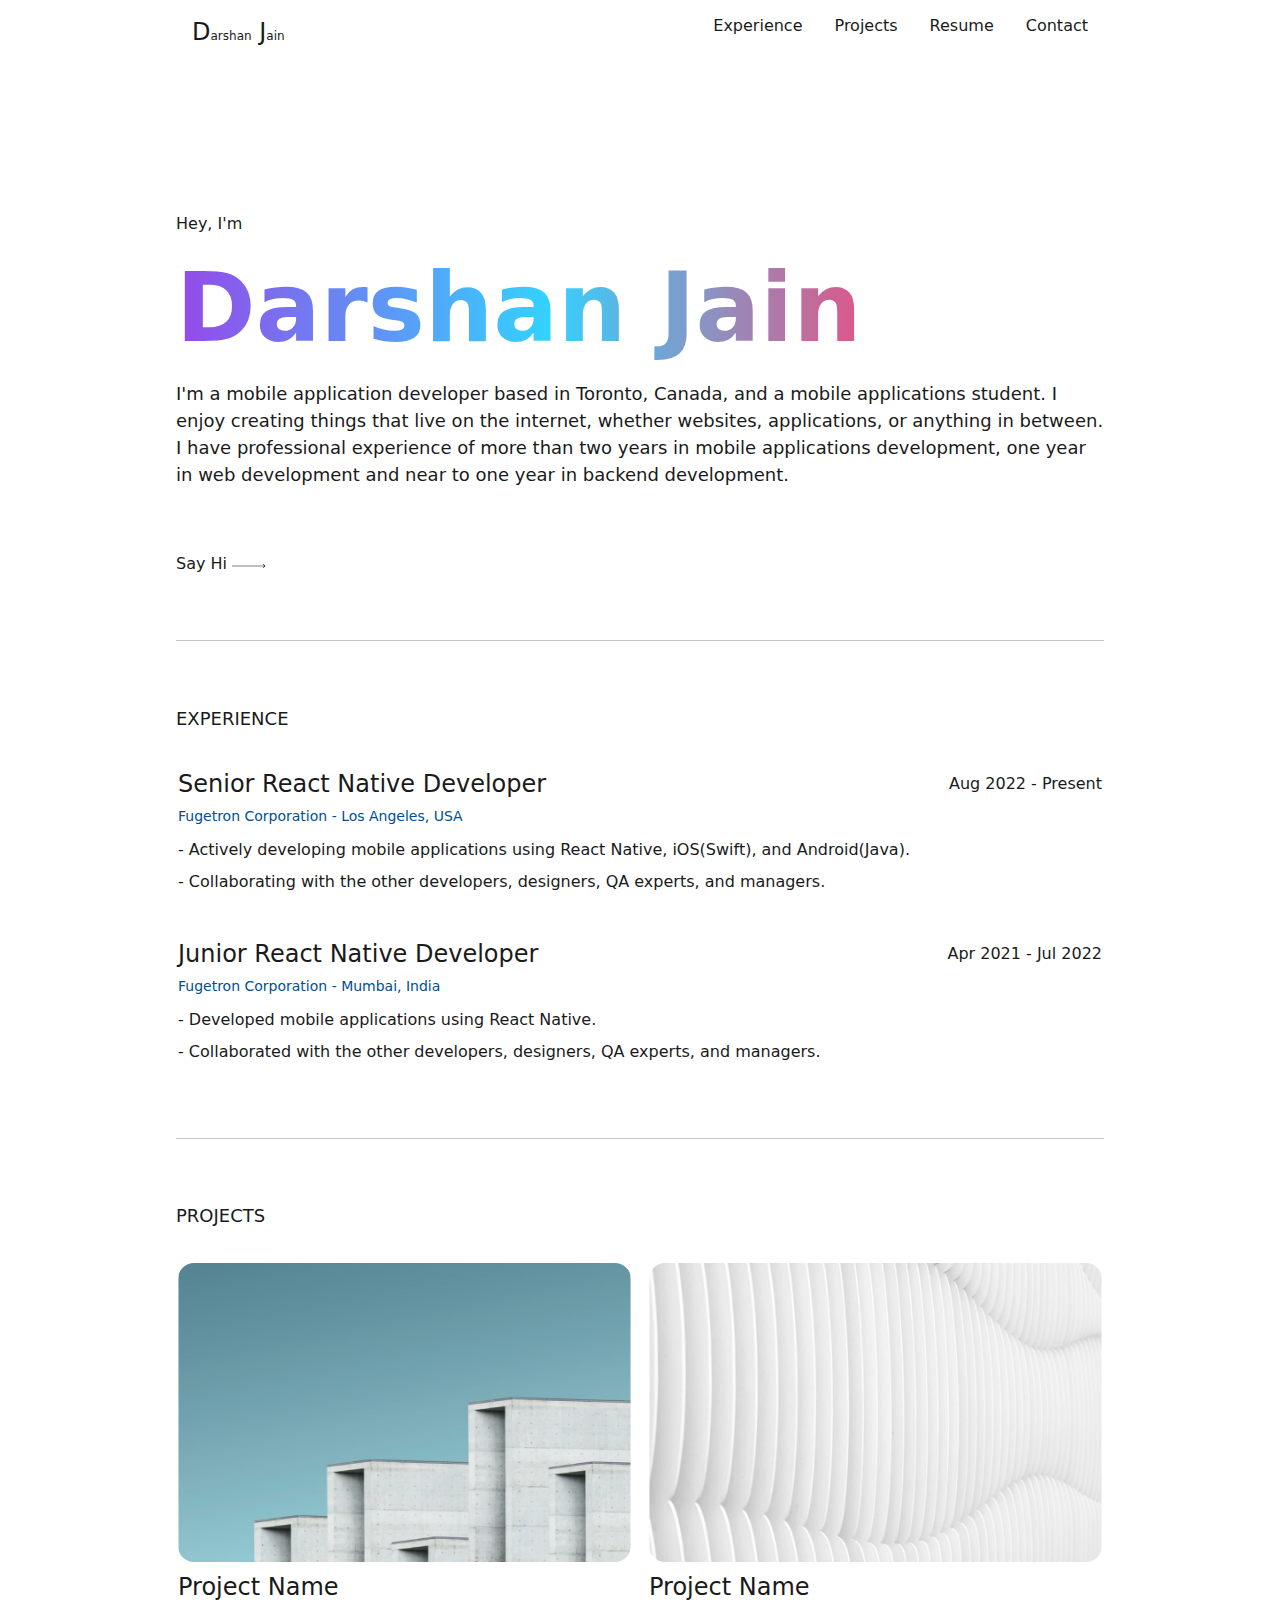
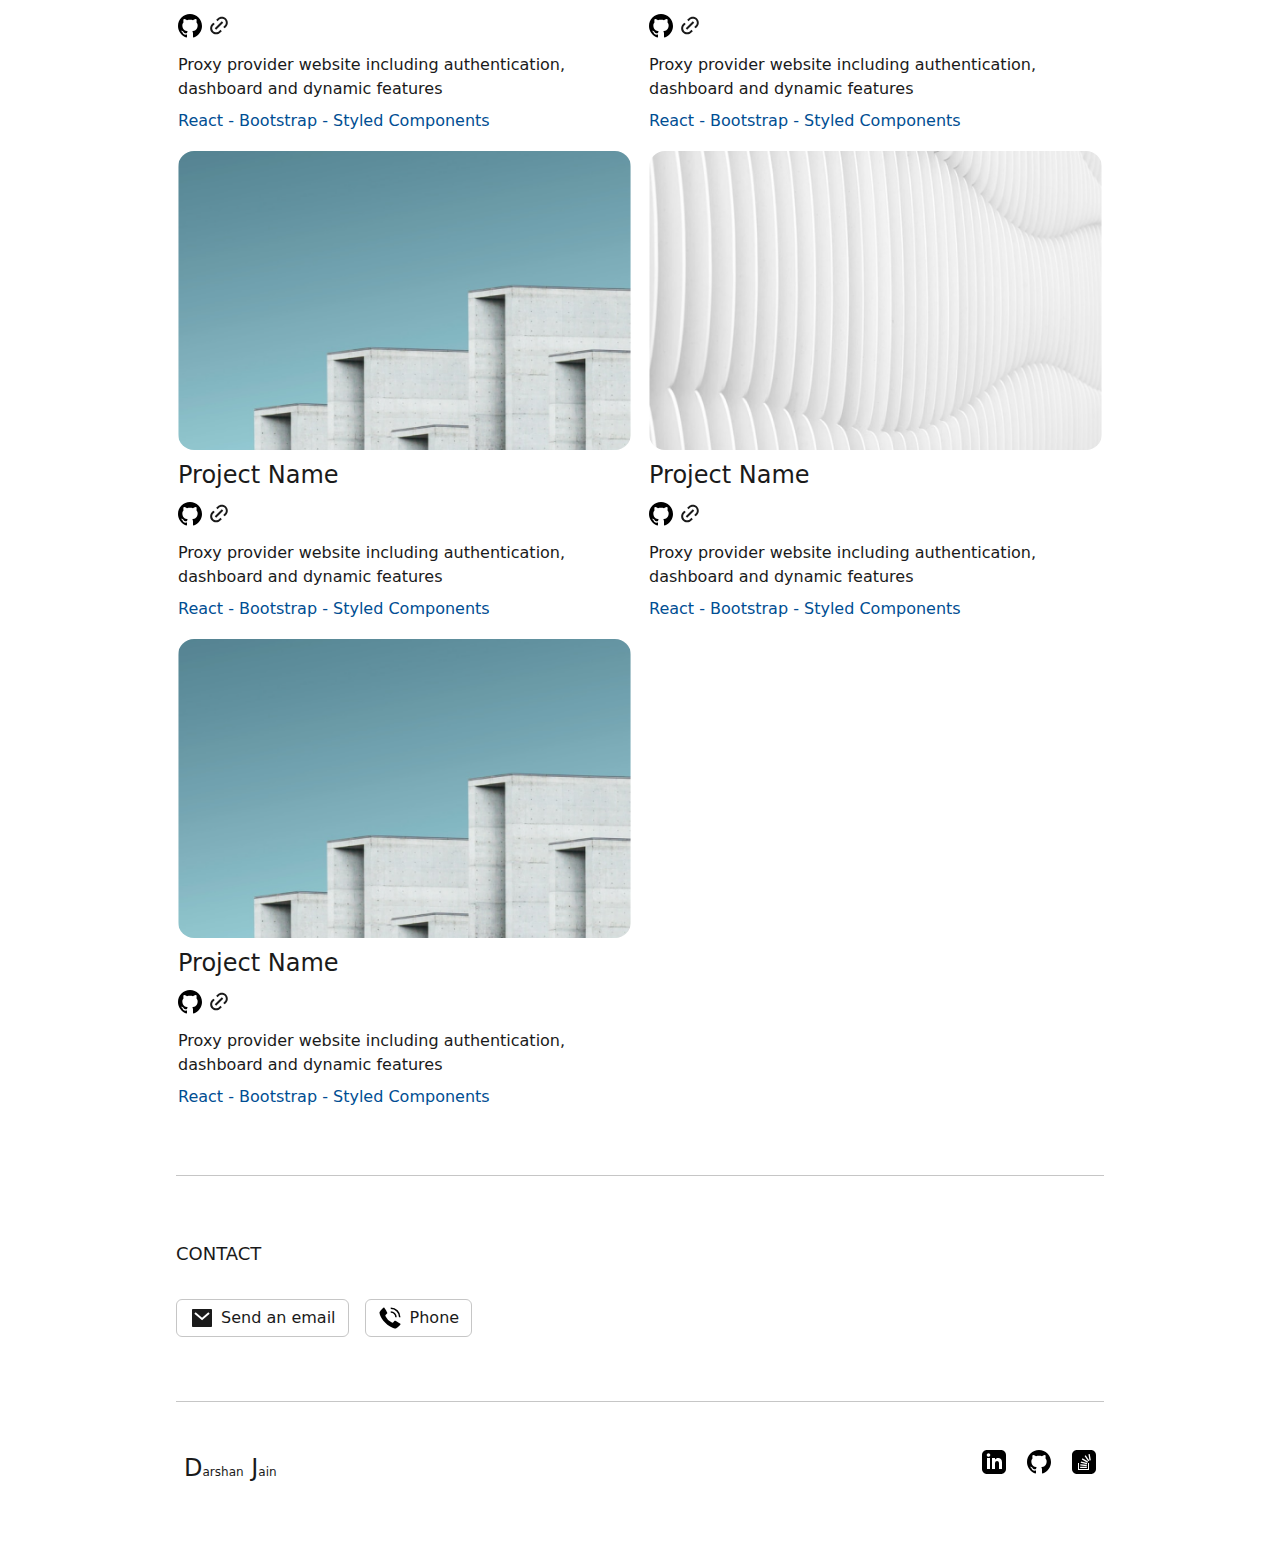
<file: index.html>
<!DOCTYPE html>
<html lang="en">
	<head>
		<meta charset="UTF-8" />
		<meta http-equiv="X-UA-Compatible" content="IE=edge" />
		<meta name="viewport" content="width=device-width, initial-scale=1.0" />
		<title>Home</title>

		<link rel="stylesheet" href="index.css" />
	</head>
	<body onload="activateNavLink()">
		<!-- navbar -->
		<div data-include="header"></div>

		<div class="container">
			<div class="row">
				<div class="col-12 banner">
					<p>Hey, I'm</p>
					<h2 class="name"><span>Darshan Jain</span></h2>
					<p class="description">
						I'm a mobile application developer based in Toronto, Canada, and a mobile applications student.
						I enjoy creating things that live on the internet, whether websites, applications, or anything
						in between. I have professional experience of more than two years in mobile applications
						development, one year in web development and near to one year in backend development.
					</p>
					<a class="btn say-hi" href="#contact">
						Say Hi
						<svg width="34" height="6" viewBox="0 0 34 6" fill="#000" xmlns="http://www.w3.org/2000/svg">
							<path
								d="M33.2121 3.21213C33.3293 3.09497 33.3293 2.90503 33.2121 2.78787L31.3029 0.87868C31.1858 0.761522 30.9958 0.761522 30.8787 0.87868C30.7615 0.995837 30.7615 1.18579 30.8787 1.30294L32.5757 3L30.8787 4.69706C30.7615 4.81421 30.7615 5.00416 30.8787 5.12132C30.9958 5.23848 31.1858 5.23848 31.3029 5.12132L33.2121 3.21213ZM0 3.3H33V2.7H0V3.3Z"
								fill="#000"
							/>
						</svg>
					</a>
				</div>
			</div>
			<div class="row">
				<div class="col-12 divider"></div>
			</div>
			<div class="row" id="experience">
				<div class="col-12 section">
					<h4 class="section-heading">Experience</h4>
					<table class="experience">
						<!-- Experience 1 -->
						<tr class="new-experience">
							<td><h5 class="role">Senior React Native Developer</h5></td>
							<td class="years"><span>Aug 2022 - Present</span></td>
						</tr>
						<tr>
							<td colspan="2"><span class="company">Fugetron Corporation - Los Angeles, USA</span></td>
						</tr>
						<tr>
							<td colspan="2">
								<ul class="dashed activities">
									<li>
										Actively developing mobile applications using React Native, iOS(Swift), and
										Android(Java).
									</li>
									<li>
										Collaborating with the other developers, designers, QA experts, and managers.
									</li>
								</ul>
							</td>
						</tr>
						<!-- Experience 2 -->
						<tr class="new-experience">
							<td><h5 class="role">Junior React Native Developer</h5></td>
							<td class="years"><span>Apr 2021 - Jul 2022</span></td>
						</tr>
						<tr>
							<td colspan="2"><span class="company">Fugetron Corporation - Mumbai, India</span></td>
						</tr>
						<tr>
							<td colspan="2">
								<ul class="dashed activities">
									<li>Developed mobile applications using React Native.</li>
									<li>
										Collaborated with the other developers, designers, QA experts, and managers.
									</li>
								</ul>
							</td>
						</tr>
					</table>
				</div>
			</div>
			<div class="row">
				<div class="col-12 divider"></div>
			</div>
			<div class="row" id="projects">
				<div class="col-12 section">
					<h4 class="section-heading">Projects</h4>
					<table class="projects">
						<tr>
							<td>
								<img src="/media/images/Cold Breeze.png" />

								<h5 class="project-name">Project Name</h5>
								<ul class="extras">
									<li data-include="github"></li>
									<li data-include="attach"></li>
								</ul>
								<p>Proxy provider website including authentication, dashboard and dynamic features</p>
								<ul class="tech dashed">
									<li>React</li>
									<li>Bootstrap</li>
									<li>Styled Components</li>
								</ul>
							</td>
							<td>
								<img src="/media/images/Earth.png" />

								<h5 class="project-name">Project Name</h5>
								<ul class="extras">
									<li data-include="github"></li>
									<li data-include="attach"></li>
								</ul>
								<p>Proxy provider website including authentication, dashboard and dynamic features</p>
								<ul class="tech dashed">
									<li>React</li>
									<li>Bootstrap</li>
									<li>Styled Components</li>
								</ul>
							</td>
						</tr>
						<tr>
							<td>
								<img src="/media/images/Cold Breeze.png" />

								<h5 class="project-name">Project Name</h5>
								<ul class="extras">
									<li data-include="github"></li>
									<li data-include="attach"></li>
								</ul>
								<p>Proxy provider website including authentication, dashboard and dynamic features</p>
								<ul class="tech dashed">
									<li>React</li>
									<li>Bootstrap</li>
									<li>Styled Components</li>
								</ul>
							</td>
							<td>
								<img src="/media/images/Earth.png" />

								<h5 class="project-name">Project Name</h5>
								<ul class="extras">
									<li data-include="github"></li>
									<li data-include="attach"></li>
								</ul>
								<p>Proxy provider website including authentication, dashboard and dynamic features</p>
								<ul class="tech dashed">
									<li>React</li>
									<li>Bootstrap</li>
									<li>Styled Components</li>
								</ul>
							</td>
						</tr>
						<tr>
							<td>
								<img src="/media/images/Cold Breeze.png" />

								<h5 class="project-name">Project Name</h5>
								<ul class="extras">
									<li data-include="github"></li>
									<li data-include="attach"></li>
								</ul>
								<p>Proxy provider website including authentication, dashboard and dynamic features</p>
								<ul class="tech dashed">
									<li>React</li>
									<li>Bootstrap</li>
									<li>Styled Components</li>
								</ul>
							</td>
						</tr>
					</table>
				</div>
			</div>
			<div class="row">
				<div class="col-12 divider"></div>
			</div>
			<div class="row" id="contact">
				<div class="col-12 section">
					<h4 class="section-heading">Contact</h4>
					<div class="contact-option-section">
						<a class="btn contact-option" href="mailto:djainj86@gmail.com">
							<svg
								width="24"
								height="24"
								viewBox="0 0 24 24"
								fill="none"
								xmlns="http://www.w3.org/2000/svg"
							>
								<g clip-path="url(#clip0_276_687)">
									<path
										d="M4 3H22C22.2652 3 22.5196 3.10536 22.7071 3.29289C22.8946 3.48043 23 3.73478 23 4V20C23 20.2652 22.8946 20.5196 22.7071 20.7071C22.5196 20.8946 22.2652 21 22 21H4C3.73478 21 3.48043 20.8946 3.29289 20.7071C3.10536 20.5196 3 20.2652 3 20V4C3 3.73478 3.10536 3.48043 3.29289 3.29289C3.48043 3.10536 3.73478 3 4 3ZM13.06 11.683L6.648 6.238L5.353 7.762L13.073 14.317L20.654 7.757L19.346 6.244L13.061 11.683H13.06Z"
										fill="#1A1A1A"
									/>
								</g>
								<defs>
									<clipPath id="clip0_276_687">
										<rect width="24" height="24" fill="white" />
									</clipPath>
								</defs>
							</svg>
							Send an email
						</a>
						<a class="btn contact-option" href="tel:16478703956">
							<svg
								xmlns="http://www.w3.org/2000/svg"
								version="1.1"
								xmlns:xlink="http://www.w3.org/1999/xlink"
								xmlns:svgjs="http://svgjs.com/svgjs"
								width="24"
								height="24"
								x="0"
								y="0"
								viewBox="0 0 32 32"
								xml:space="preserve"
								class=""
							>
								<g>
									<path
										d="M29.393 23.36c-.874-.733-6-3.979-6.852-3.83-.4.071-.706.412-1.525 1.389a11.687 11.687 0 0 1-1.244 1.347 10.757 10.757 0 0 1-2.374-.88 14.7 14.7 0 0 1-6.784-6.786 10.757 10.757 0 0 1-.88-2.374 11.687 11.687 0 0 1 1.347-1.244c.976-.819 1.318-1.123 1.389-1.525.149-.854-3.1-5.978-3.83-6.852C8.334 2.243 8.056 2 7.7 2 6.668 2 2 7.772 2 8.52c0 .061.1 6.07 7.689 13.791C17.41 29.9 23.419 30 23.48 30c.748 0 6.52-4.668 6.52-5.7 0-.356-.243-.634-.607-.94zM23 15h2a8.009 8.009 0 0 0-8-8v2a6.006 6.006 0 0 1 6 6z"
										fill="#000000"
										data-original="#000000"
										class=""
									></path>
									<path
										d="M28 15h2A13.015 13.015 0 0 0 17 2v2a11.013 11.013 0 0 1 11 11z"
										fill="#000000"
										data-original="#000000"
										class=""
									></path>
								</g>
							</svg>
							Phone
						</a>
					</div>
				</div>
			</div>
			<div class="row" style="margin-bottom: 1rem">
				<div class="col-12 divider"></div>
			</div>
		</div>
		<div data-include="footer"></div>
		<script src="index.js"></script>
	</body>
</html>
</file>
<file: index.css>
*,
*::before,
*::after {
	box-sizing: border-box;
	padding: 0;
	margin: 0;
}

html {
	height: 100%;
	scroll-behavior: smooth;
}

body {
	margin: 0;
	font-family: system-ui, -apple-system, "Segoe UI", Roboto, sans-serif, "Apple Color Emoji", "Segoe UI Emoji",
		"Segoe UI Symbol", "Noto Color Emoji";
	font-size: 1rem;
	font-weight: 400;
	line-height: 1.5;
	background-color: rgba(255, 255, 255, 1);
	color: #1a1a1a;
}

#experience,
#projects,
#contact {
	scroll-margin-top: 75px;
}

.container {
	margin-left: auto;
	margin-right: auto;
	padding-left: 1rem;
	padding-right: 1rem;
	width: 100%;
}

.row {
	display: grid;
	grid-template-columns: repeat(12, 1fr);
	column-gap: 1rem;
	margin-top: 2rem;
	margin-bottom: 2rem;
}

.col-12 {
	grid-column: span 12;
}

.col-11 {
	grid-column: span 11;
}

.col-10 {
	grid-column: span 10;
}

.col-9 {
	grid-column: span 9;
}

.col-8 {
	grid-column: span 8;
}

.col-7 {
	grid-column: span 7;
}

.col-6 {
	grid-column: span 6;
}

.col-5 {
	grid-column: span 5;
}

.col-4 {
	grid-column: span 4;
}

.col-3 {
	grid-column: span 3;
}

.col-2 {
	grid-column: span 2;
}

.col-1 {
	grid-column: span 1;
}

@media (min-width: 576px) {
	.container {
		width: 540px;
	}
	.col-sm-12 {
		grid-column: span 12;
	}

	.col-sm-11 {
		grid-column: span 11;
	}

	.col-sm-10 {
		grid-column: span 10;
	}

	.col-sm-9 {
		grid-column: span 9;
	}

	.col-sm-8 {
		grid-column: span 8;
	}

	.col-sm-7 {
		grid-column: span 7;
	}

	.col-sm-6 {
		grid-column: span 6;
	}

	.col-sm-5 {
		grid-column: span 5;
	}

	.col-sm-4 {
		grid-column: span 4;
	}

	.col-sm-3 {
		grid-column: span 3;
	}

	.col-sm-2 {
		grid-column: span 2;
	}

	.col-sm-1 {
		grid-column: span 1;
	}
}

@media (min-width: 768px) {
	.container {
		width: 720px;
	}

	.col-md-12 {
		grid-column: span 12;
	}

	.col-md-11 {
		grid-column: span 11;
	}

	.col-md-10 {
		grid-column: span 10;
	}

	.col-md-9 {
		grid-column: span 9;
	}

	.col-md-8 {
		grid-column: span 8;
	}

	.col-md-7 {
		grid-column: span 7;
	}

	.col-md-6 {
		grid-column: span 6;
	}

	.col-md-5 {
		grid-column: span 5;
	}

	.col-md-4 {
		grid-column: span 4;
	}

	.col-md-3 {
		grid-column: span 3;
	}

	.col-md-2 {
		grid-column: span 2;
	}

	.col-md-1 {
		grid-column: span 1;
	}
}

@media (min-width: 992px) {
	.container {
		width: 960px;
	}
}
@media (min-width: 1200px) {
	.container {
		max-width: 1140px;
	}
	.col-lg-12 {
		grid-column: span 12;
	}

	.col-lg-11 {
		grid-column: span 11;
	}

	.col-lg-10 {
		grid-column: span 10;
	}

	.col-lg-9 {
		grid-column: span 9;
	}

	.col-lg-8 {
		grid-column: span 8;
	}

	.col-lg-7 {
		grid-column: span 7;
	}

	.col-lg-6 {
		grid-column: span 6;
	}

	.col-lg-5 {
		grid-column: span 5;
	}

	.col-lg-4 {
		grid-column: span 4;
	}

	.col-lg-3 {
		grid-column: span 3;
	}

	.col-lg-2 {
		grid-column: span 2;
	}

	.col-lg-1 {
		grid-column: span 1;
	}
}

@media (min-width: 1400px) {
	.container {
		max-width: 1320px;
	}
}

.topnav {
	overflow: hidden;
	position: fixed;
	top: 0;
	right: 0;
	left: 0;
	z-index: 1030;
	background-color: rgba(255, 255, 255, 1);
	transition: 5s all;
}

.topnav .container {
	position: relative;
}

.topnav a:first-child,
footer .name {
	font-size: 1.5rem;
}
.topnav a:first-child small,
footer .name small {
	font-size: 0.75rem;
}

@media screen and (max-width: 275px) {
	.topnav a:first-child small,
	footer .name small {
		display: none;
	}
}

.topnav a {
	float: left;
	text-align: center;
	padding: 14px 16px;
	text-decoration: none;
	color: #1a1a1a;
}

.topnav a:hover {
	color: #4cc3dc;
}

.topnav a.active {
	color: #1e3e9e;
}

.topnav a:not(:first-child) {
	display: none;
}

.topnav.open .menu {
	position: absolute;
	right: 1rem;
	top: 0;
}

@media screen and (max-width: 767px) {
	.topnav.open a {
		float: none;
		display: block;
		text-align: left;
	}
}

.topnav .menu {
	float: right;
	display: block;
}

@media screen and (min-width: 768px) {
	.topnav a:not(:first-child) {
		display: block;
		float: right;
	}

	.topnav .menu {
		display: none !important;
	}
}

.name span {
	background: linear-gradient(89.81deg, #9845e8 -1.72%, #33d2ff 54.05%, #dd5789 99.78%);
	-webkit-background-clip: text;
	-webkit-text-fill-color: transparent;
	background-clip: text;
	text-align: center;
	font-size: 48px;
}

@media (min-width: 576px) {
	.name span {
		font-size: 72px;
	}
}

@media screen and (min-width: 768px) {
	.name span {
		font-size: 96px;
	}
}

@media (min-width: 1400px) {
	.name span {
		font-size: 120px;
	}
}
.description {
	font-size: 1.125rem;
	margin-bottom: 4rem;
}

.btn {
	background-color: transparent;
	user-select: none;
	border-radius: 0.375rem;
	text-align: center;
	text-decoration: none;
	padding: 0.375rem 0.75rem;
	border: none;
	cursor: pointer;
	color: #1a1a1a;
}

.btn.say-hi {
	padding-left: 0;

	padding-top: 0.5rem;
	padding-bottom: 0.5rem;
}

.banner {
	padding-top: 128px;
	padding-top: 128px;
}

.divider {
	height: 0.6px;
	background-color: rgba(198, 198, 198, 1);
	margin-top: 2rem;
	margin-bottom: 2rem;
}

h4.section-heading {
	text-transform: uppercase;
	font-weight: 300;
	font-size: 1.125rem;
	margin-bottom: 2rem;
}

.section table {
	width: 100%;
}

.section table td {
	display: block;
}

.experience td .role {
	font-size: 1.5rem;
	font-weight: 300;
}

.experience td .years {
	font-size: 1rem;
}

.experience td .company {
	font-size: 0.875rem;
	color: #004e93;
	padding-top: 0.5rem;
	padding-bottom: 0.5rem;
}

.experience td ul {
	margin-left: 8px;
}
.experience td .activities li {
	margin-top: 0.5rem;
	margin-bottom: 0.5rem;
}

@media screen and (min-width: 768px) {
	.section table td {
		display: table-cell;
	}
	.section table tr > td.years {
		text-align: right;
	}
}

ul.dashed {
	list-style-type: none;
}
ul.dashed > li {
	text-indent: -8px;
}
ul.dashed > li:before {
	content: "- ";
	text-indent: -8px;
}

.experience tr.new-experience:not(:first-child) td:first-child {
	padding-top: 2rem;
}

@media screen and (min-width: 768px) {
	.experience tr.new-experience:not(:first-child) td {
		padding-top: 2rem;
	}
}

.projects img {
	max-width: 100%;
	object-fit: cover;
	border-radius: 1rem;
}

.projects .project-name {
	font-size: 1.5rem;
	font-weight: 300;
}

.projects .extras {
	list-style: none;
	margin-top: 0.5rem;
	margin-bottom: 0.5rem;
}

.projects .extras li {
	display: inline;
}
.projects tr:first-child td:first-child {
	padding-top: 0rem;
}

.projects td {
	padding-top: 1rem;
}

@media screen and (min-width: 768px) {
	.projects tr:first-child td {
		padding-top: 0 !important;
	}

	.projects td:first-child {
		padding-right: 1rem;
	}
}

.projects .tech {
	margin-top: 0.5rem;
}

.projects .tech li {
	display: inline;
	color: #004e93;
}
.projects .tech.dashed > li:first-child {
	text-indent: 0px;
}
.projects .tech.dashed > li:first-child:before {
	content: "";
	text-indent: 0px;
}

div[data-include="footer"] {
	padding-bottom: 4rem;
}

footer .container {
	display: flex;
	justify-content: space-between;
}

footer a {
	float: none;
}

footer div a {
	margin-left: 0.5rem;
	margin-right: 0.5rem;
}

footer a {
	text-align: center;
	text-decoration: none;
	color: #1a1a1a;
}

.contact-option-section {
	display: flex;
	align-items: center;
}

.contact-option {
	display: flex;
	justify-content: center;
	align-items: center;
	border-style: solid;
	border-width: 1px;
	border-color: rgba(198, 198, 198, 1);
	margin-right: 1rem;
}

.contact-option svg {
	margin-right: 0.5rem;
}

.topnav a:last-child {
	padding: 0;
}

.menu {
	background-color: transparent;
	border: none;
	cursor: pointer;
	display: flex;
	padding: 0;
	float: right;
}
.line {
	fill: none;
	stroke: black;
	stroke-width: 6;
	transition: stroke-dasharray 600ms cubic-bezier(0.4, 0, 0.2, 1),
		stroke-dashoffset 600ms cubic-bezier(0.4, 0, 0.2, 1);
}
.line1 {
	stroke-dasharray: 60 207;
	stroke-width: 6;
}
.line2 {
	stroke-dasharray: 60 60;
	stroke-width: 6;
}
.line3 {
	stroke-dasharray: 60 207;
	stroke-width: 6;
}
.opened .line1 {
	stroke-dasharray: 90 207;
	stroke-dashoffset: -134;
	stroke-width: 6;
}
.opened .line2 {
	stroke-dasharray: 1 60;
	stroke-dashoffset: -30;
	stroke-width: 6;
}
.opened .line3 {
	stroke-dasharray: 90 207;
	stroke-dashoffset: -134;
	stroke-width: 6;
}
</file>
